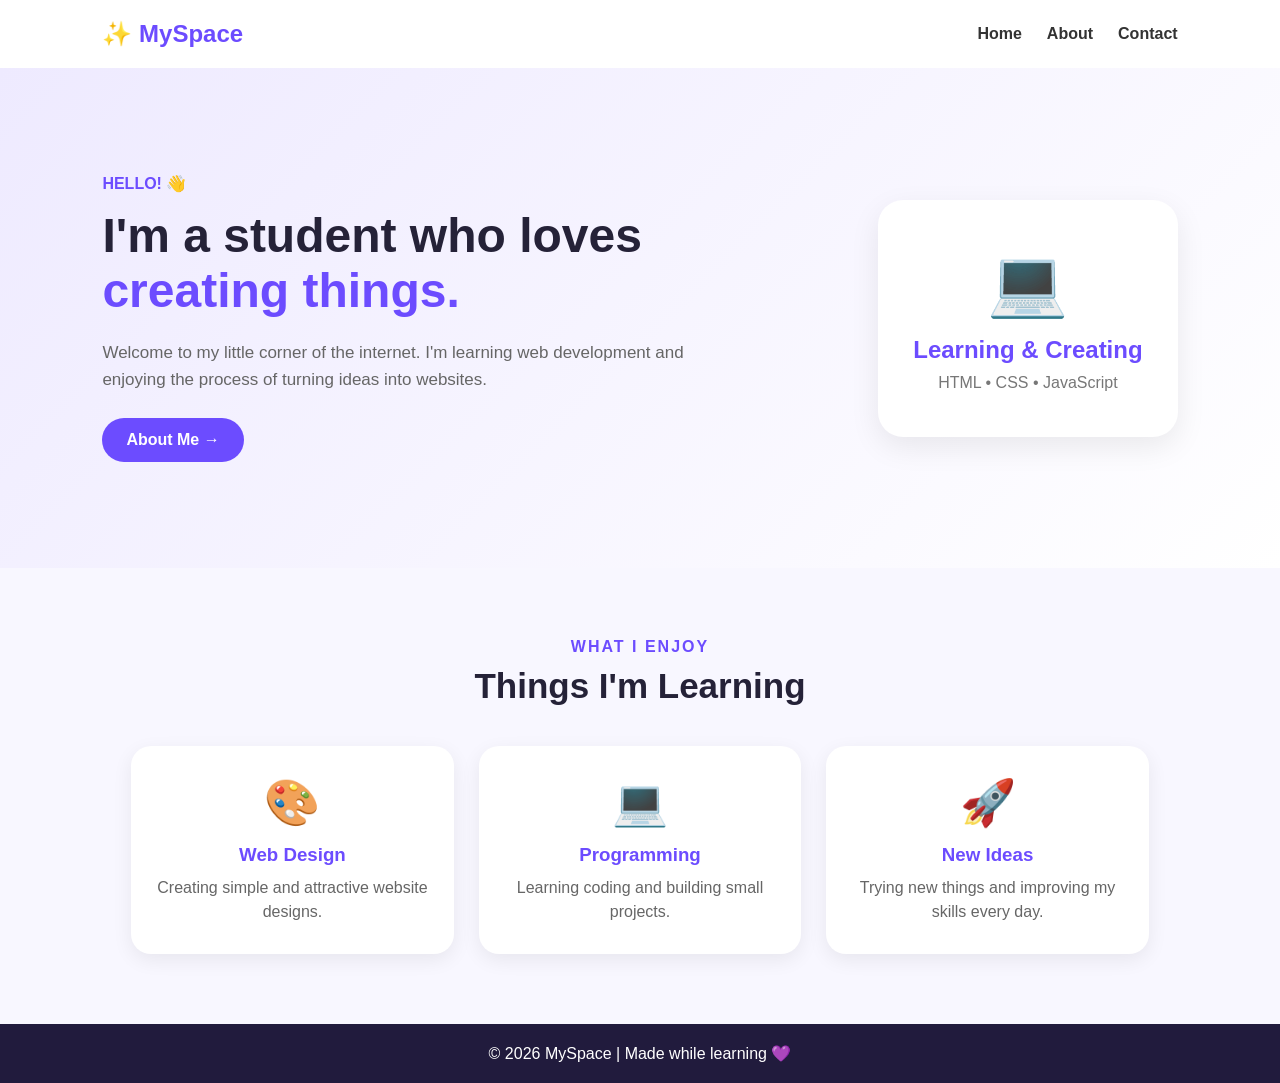
<file: index.html>
<!DOCTYPE html>
<html lang="en">

<head>
    <meta charset="UTF-8">
    <meta name="viewport" content="width=device-width, initial-scale=1.0">
    <title>My Portfolio | Home</title>

    <link rel="stylesheet" href="style.css">
</head>

<body>

    <!-- Navigation -->
    <nav class="navbar">

        <h2>✨ MySpace</h2>

        <div class="nav-links">
            <a href="index.html">Home</a>
            <a href="about.html">About</a>
            <a href="contact.html">Contact</a>
        </div>

    </nav>


    <!-- Hero Section -->
    <section class="hero">

        <div class="hero-text">

            <p class="hello">HELLO! 👋</p>

            <h1>
                I'm a student who loves
                <span>creating things.</span>
            </h1>

            <p>
                Welcome to my little corner of the internet.
                I'm learning web development and enjoying
                the process of turning ideas into websites.
            </p>

            <a href="about.html" class="btn">
                About Me →
            </a>

        </div>


        <div class="hero-card">

            <div class="emoji">💻</div>

            <h2>Learning & Creating</h2>

            <p>HTML • CSS • JavaScript</p>

        </div>

    </section>


    <!-- Features -->
    <section class="features">

        <p class="small-heading">WHAT I ENJOY</p>

        <h2>Things I'm Learning</h2>

        <div class="cards">

            <div class="card">
                <div class="icon">🎨</div>

                <h3>Web Design</h3>

                <p>
                    Creating simple and attractive
                    website designs.
                </p>
            </div>


            <div class="card">
                <div class="icon">💻</div>

                <h3>Programming</h3>

                <p>
                    Learning coding and building
                    small projects.
                </p>
            </div>


            <div class="card">
                <div class="icon">🚀</div>

                <h3>New Ideas</h3>

                <p>
                    Trying new things and improving
                    my skills every day.
                </p>
            </div>

        </div>

    </section>


    <!-- Footer -->
    <footer>
        <p>© 2026 MySpace | Made while learning 💜</p>
    </footer>

</body>

</html>
</file>
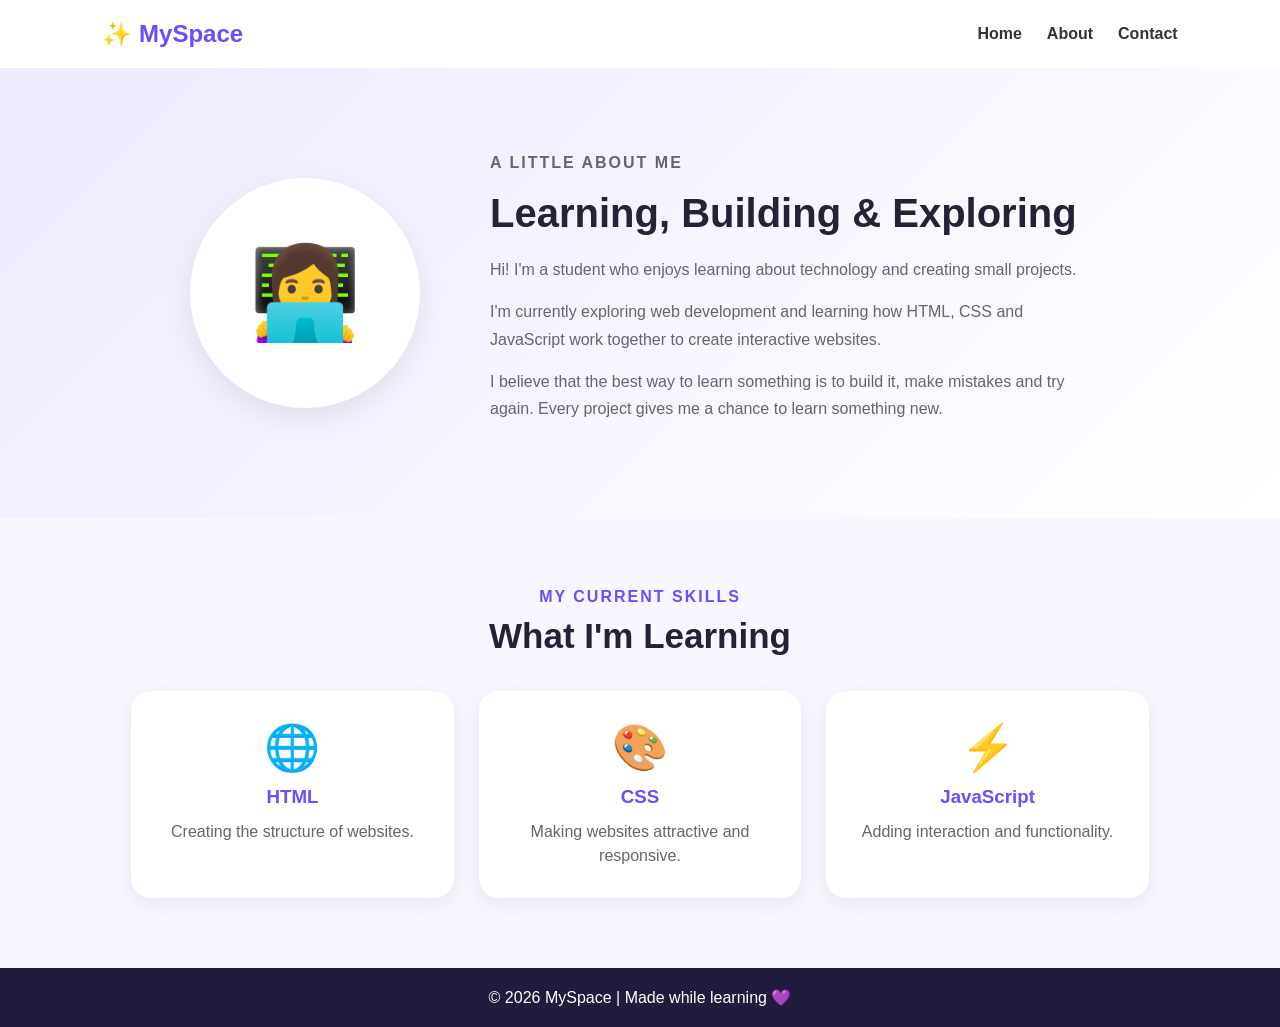
<file: about.html>
<!DOCTYPE html>
<html lang="en">

<head>
    <meta charset="UTF-8">
    <meta name="viewport" content="width=device-width, initial-scale=1.0">

    <title>My Portfolio | About</title>

    <link rel="stylesheet" href="style.css">
</head>

<body>

    <!-- Navigation -->
    <nav class="navbar">

        <h2>✨ MySpace</h2>

        <div class="nav-links">
            <a href="index.html">Home</a>
            <a href="about.html">About</a>
            <a href="contact.html">Contact</a>
        </div>

    </nav>


    <!-- About Section -->
    <section class="about">

        <div class="about-icon">
            👩‍💻
        </div>

        <div class="about-text">

            <p class="small-heading">A LITTLE ABOUT ME</p>

            <h1>Learning, Building & Exploring</h1>

            <p>
                Hi! I'm a student who enjoys learning about
                technology and creating small projects.
            </p>

            <p>
                I'm currently exploring web development and
                learning how HTML, CSS and JavaScript work
                together to create interactive websites.
            </p>

            <p>
                I believe that the best way to learn something
                is to build it, make mistakes and try again.
                Every project gives me a chance to learn
                something new.
            </p>

        </div>

    </section>


    <!-- Skills -->
    <section class="skills">

        <p class="small-heading">MY CURRENT SKILLS</p>

        <h2>What I'm Learning</h2>

        <div class="skill-list">

            <div class="skill">
                <span>🌐</span>
                <h3>HTML</h3>
                <p>Creating the structure of websites.</p>
            </div>

            <div class="skill">
                <span>🎨</span>
                <h3>CSS</h3>
                <p>Making websites attractive and responsive.</p>
            </div>

            <div class="skill">
                <span>⚡</span>
                <h3>JavaScript</h3>
                <p>Adding interaction and functionality.</p>
            </div>

        </div>

    </section>


    <!-- Footer -->
    <footer>

        <p>
            © 2026 MySpace | Made while learning 💜
        </p>

    </footer>

</body>

</html>
</file>
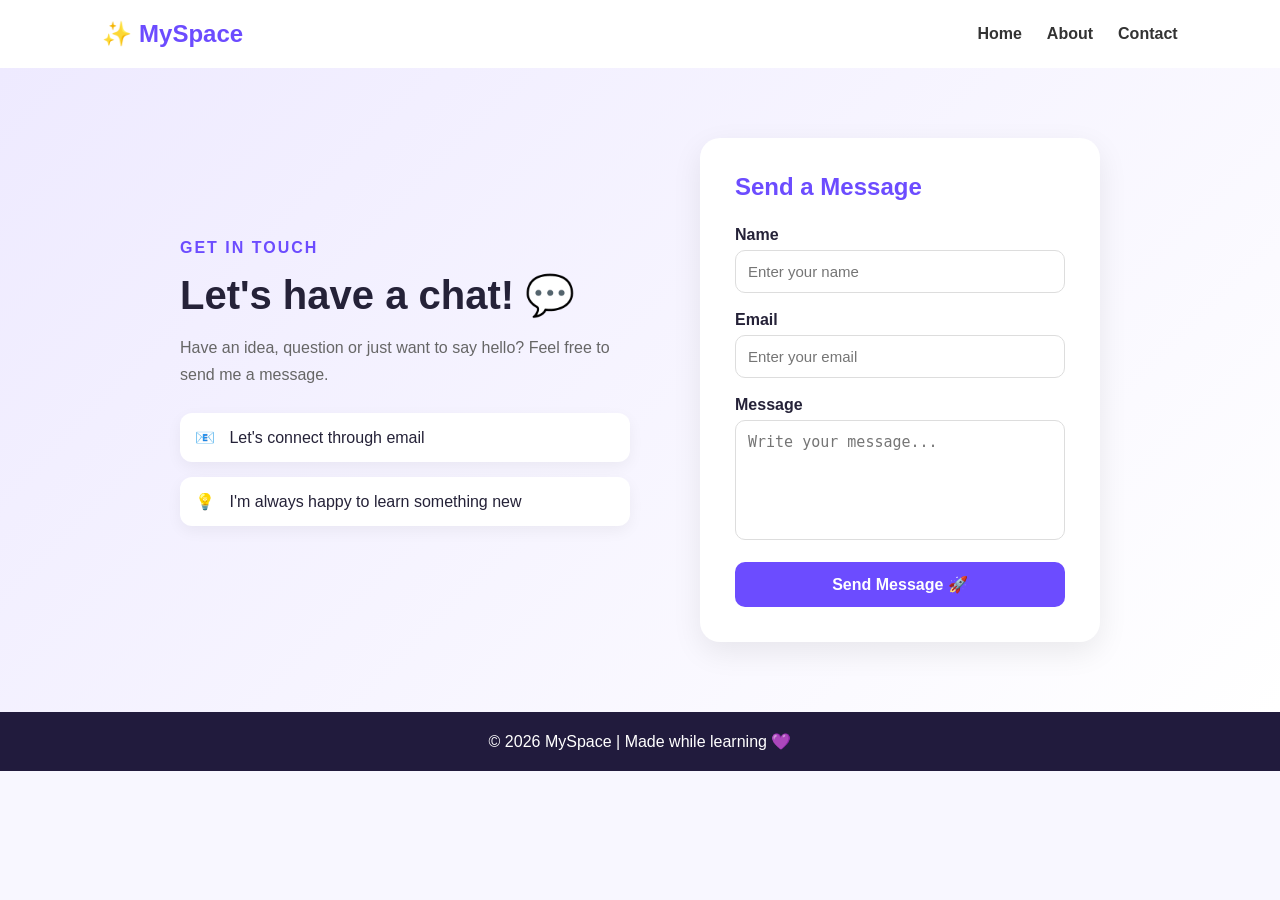
<file: contact.html>
<!DOCTYPE html>
<html lang="en">

<head>
    <meta charset="UTF-8">
    <meta name="viewport" content="width=device-width, initial-scale=1.0">

    <title>My Portfolio | Contact</title>

    <link rel="stylesheet" href="style.css">
</head>

<body>

    <!-- Navigation -->
    <nav class="navbar">

        <h2>✨ MySpace</h2>

        <div class="nav-links">
            <a href="index.html">Home</a>
            <a href="about.html">About</a>
            <a href="contact.html">Contact</a>
        </div>

    </nav>


    <!-- Contact Section -->
    <section class="contact">

        <div class="contact-info">

            <p class="small-heading">GET IN TOUCH</p>

            <h1>Let's have a chat! 💬</h1>

            <p>
                Have an idea, question or just want to say hello?
                Feel free to send me a message.
            </p>

            <div class="contact-item">
                📧
                <span>Let's connect through email</span>
            </div>

            <div class="contact-item">
                💡
                <span>I'm always happy to learn something new</span>
            </div>

        </div>


        <!-- Contact Form -->
        <div class="form-box">

            <h2>Send a Message</h2>

            <form name="contactForm" onsubmit="return validateForm()">

                <label>Name</label>

                <input
                    type="text"
                    name="name"
                    placeholder="Enter your name"
                >


                <label>Email</label>

                <input
                    type="email"
                    name="email"
                    placeholder="Enter your email"
                >


                <label>Message</label>

                <textarea
                    name="message"
                    placeholder="Write your message..."
                ></textarea>


                <button type="submit">
                    Send Message 🚀
                </button>

            </form>

        </div>

    </section>


    <!-- Footer -->
    <footer>

        <p>
            © 2026 MySpace | Made while learning 💜
        </p>

    </footer>


    <script src="script.js"></script>

</body>

</html>
</file>
<file: style.css>
* {
    margin: 0;
    padding: 0;
    box-sizing: border-box;
}

body {
    font-family: Arial, sans-serif;
    background: #f8f7ff;
    color: #252238;
}


/* Navigation */

.navbar {
    display: flex;
    justify-content: space-between;
    align-items: center;

    padding: 20px 8%;

    background: white;

    box-shadow: 0 2px 12px rgba(0, 0, 0, 0.08);
}

.navbar h2 {
    color: #6c4cff;
}

.nav-links {
    display: flex;
    gap: 25px;
}

.nav-links a {
    text-decoration: none;
    color: #333;
    font-weight: bold;
}

.nav-links a:hover {
    color: #6c4cff;
}


/* Hero */

.hero {
    min-height: 500px;

    display: flex;
    justify-content: space-between;
    align-items: center;

    gap: 40px;

    padding: 70px 8%;

    background: linear-gradient(
        135deg,
        #eeeaff,
        #ffffff
    );
}

.hero-text {
    max-width: 600px;
}

.hello {
    color: #6c4cff;
    font-weight: bold;
    margin-bottom: 15px;
}

.hero h1 {
    font-size: 48px;
    line-height: 1.15;
    margin-bottom: 20px;
}

.hero h1 span {
    color: #6c4cff;
}

.hero-text > p:not(.hello) {
    color: #666;
    font-size: 17px;
    line-height: 1.6;
    margin-bottom: 25px;
}


/* Button */

.btn {
    display: inline-block;

    padding: 13px 24px;

    background: #6c4cff;
    color: white;

    text-decoration: none;

    border-radius: 25px;

    font-weight: bold;
}

.btn:hover {
    background: #5038d4;
}


/* Hero Card */

.hero-card {
    background: white;

    padding: 45px 35px;

    text-align: center;

    border-radius: 25px;

    box-shadow: 0 10px 30px rgba(0, 0, 0, 0.08);

    min-width: 280px;
}

.emoji {
    font-size: 65px;
    margin-bottom: 15px;
}

.hero-card h2 {
    color: #6c4cff;
    margin-bottom: 10px;
}

.hero-card p {
    color: #777;
}


/* Features */

.features {
    padding: 70px 8%;
    text-align: center;
}

.small-heading {
    color: #6c4cff;
    font-weight: bold;
    letter-spacing: 2px;
    margin-bottom: 10px;
}

.features h2 {
    font-size: 35px;
    margin-bottom: 40px;
}

.cards {
    display: flex;
    justify-content: center;
    gap: 25px;
}

.card {
    background: white;

    width: 30%;

    padding: 30px 20px;

    border-radius: 20px;

    box-shadow: 0 6px 20px rgba(0, 0, 0, 0.07);
}

.icon {
    font-size: 45px;
    margin-bottom: 15px;
}

.card h3 {
    color: #6c4cff;
    margin-bottom: 10px;
}

.card p {
    color: #666;
    line-height: 1.5;
}


/* Footer */

footer {
    text-align: center;

    padding: 20px;

    background: #211b3d;

    color: white;
}


/* Mobile */

@media (max-width: 768px) {

    .navbar {
        flex-direction: column;
        gap: 15px;
    }

    .hero {
        flex-direction: column;
        text-align: center;
    }

    .hero h1 {
        font-size: 36px;
    }

    .cards {
        flex-direction: column;
        align-items: center;
    }

    .card {
        width: 90%;
    }

}

/* ---------- ABOUT PAGE ---------- */

.about {
    min-height: 450px;

    display: flex;
    align-items: center;
    justify-content: center;

    gap: 70px;

    padding: 70px 10%;

    background: linear-gradient(
        135deg,
        #eeeaff,
        #ffffff
    );
}

.about-icon {
    width: 230px;
    height: 230px;

    display: flex;
    align-items: center;
    justify-content: center;

    background: white;

    border-radius: 50%;

    font-size: 90px;

    box-shadow: 0 10px 30px rgba(0, 0, 0, 0.08);
}

.about-text {
    max-width: 600px;
}

.about-text h1 {
    font-size: 40px;
    margin-bottom: 20px;
}

.about-text p {
    color: #666;
    line-height: 1.7;
    margin-bottom: 15px;
}


/* Skills */

.skills {
    text-align: center;
    padding: 70px 8%;
}

.skills h2 {
    font-size: 35px;
    margin-bottom: 35px;
}

.skill-list {
    display: flex;
    justify-content: center;
    gap: 25px;
}

.skill {
    width: 30%;

    background: white;

    padding: 30px 20px;

    border-radius: 20px;

    box-shadow: 0 6px 20px rgba(0, 0, 0, 0.07);
}

.skill span {
    font-size: 45px;
}

.skill h3 {
    color: #6c4cff;
    margin: 12px 0;
}

.skill p {
    color: #666;
    line-height: 1.5;
}


/* About page mobile */

@media (max-width: 768px) {

    .about {
        flex-direction: column;
        text-align: center;
    }

    .about-icon {
        width: 180px;
        height: 180px;
        font-size: 70px;
    }

    .about-text h1 {
        font-size: 32px;
    }

    .skill-list {
        flex-direction: column;
        align-items: center;
    }

    .skill {
        width: 90%;
    }

}
/* ---------- CONTACT PAGE ---------- */

.contact {
    min-height: 550px;

    display: flex;
    justify-content: center;
    align-items: center;

    gap: 70px;

    padding: 70px 8%;

    background: linear-gradient(
        135deg,
        #eeeaff,
        #ffffff
    );
}


/* Contact information */

.contact-info {
    max-width: 450px;
}

.contact-info h1 {
    font-size: 40px;
    margin: 15px 0;
}

.contact-info > p:not(.small-heading) {
    color: #666;
    line-height: 1.7;
    margin-bottom: 25px;
}

.contact-item {
    margin: 15px 0;

    padding: 15px;

    background: white;

    border-radius: 12px;

    box-shadow: 0 5px 15px rgba(0, 0, 0, 0.05);
}

.contact-item span {
    margin-left: 10px;
}


/* Form */

.form-box {
    background: white;

    width: 400px;

    padding: 35px;

    border-radius: 20px;

    box-shadow: 0 10px 30px rgba(0, 0, 0, 0.08);
}

.form-box h2 {
    margin-bottom: 25px;

    color: #6c4cff;
}

form label {
    display: block;

    margin-bottom: 6px;

    font-weight: bold;
}

form input,
form textarea {
    width: 100%;

    padding: 12px;

    margin-bottom: 18px;

    border: 1px solid #ddd;

    border-radius: 10px;

    font-size: 15px;

    outline: none;
}

form input:focus,
form textarea:focus {
    border-color: #6c4cff;
}

form textarea {
    height: 120px;

    resize: none;
}

form button {
    width: 100%;

    padding: 13px;

    border: none;

    border-radius: 10px;

    background: #6c4cff;

    color: white;

    font-size: 16px;

    font-weight: bold;

    cursor: pointer;
}

form button:hover {
    background: #5038d4;
}


/* Contact mobile */

@media (max-width: 768px) {

    .contact {
        flex-direction: column;

        text-align: center;
    }

    .contact-info {
        max-width: 90%;
    }

    .contact-info h1 {
        font-size: 32px;
    }

    .form-box {
        width: 90%;
        max-width: 400px;
    }

}
</file>
